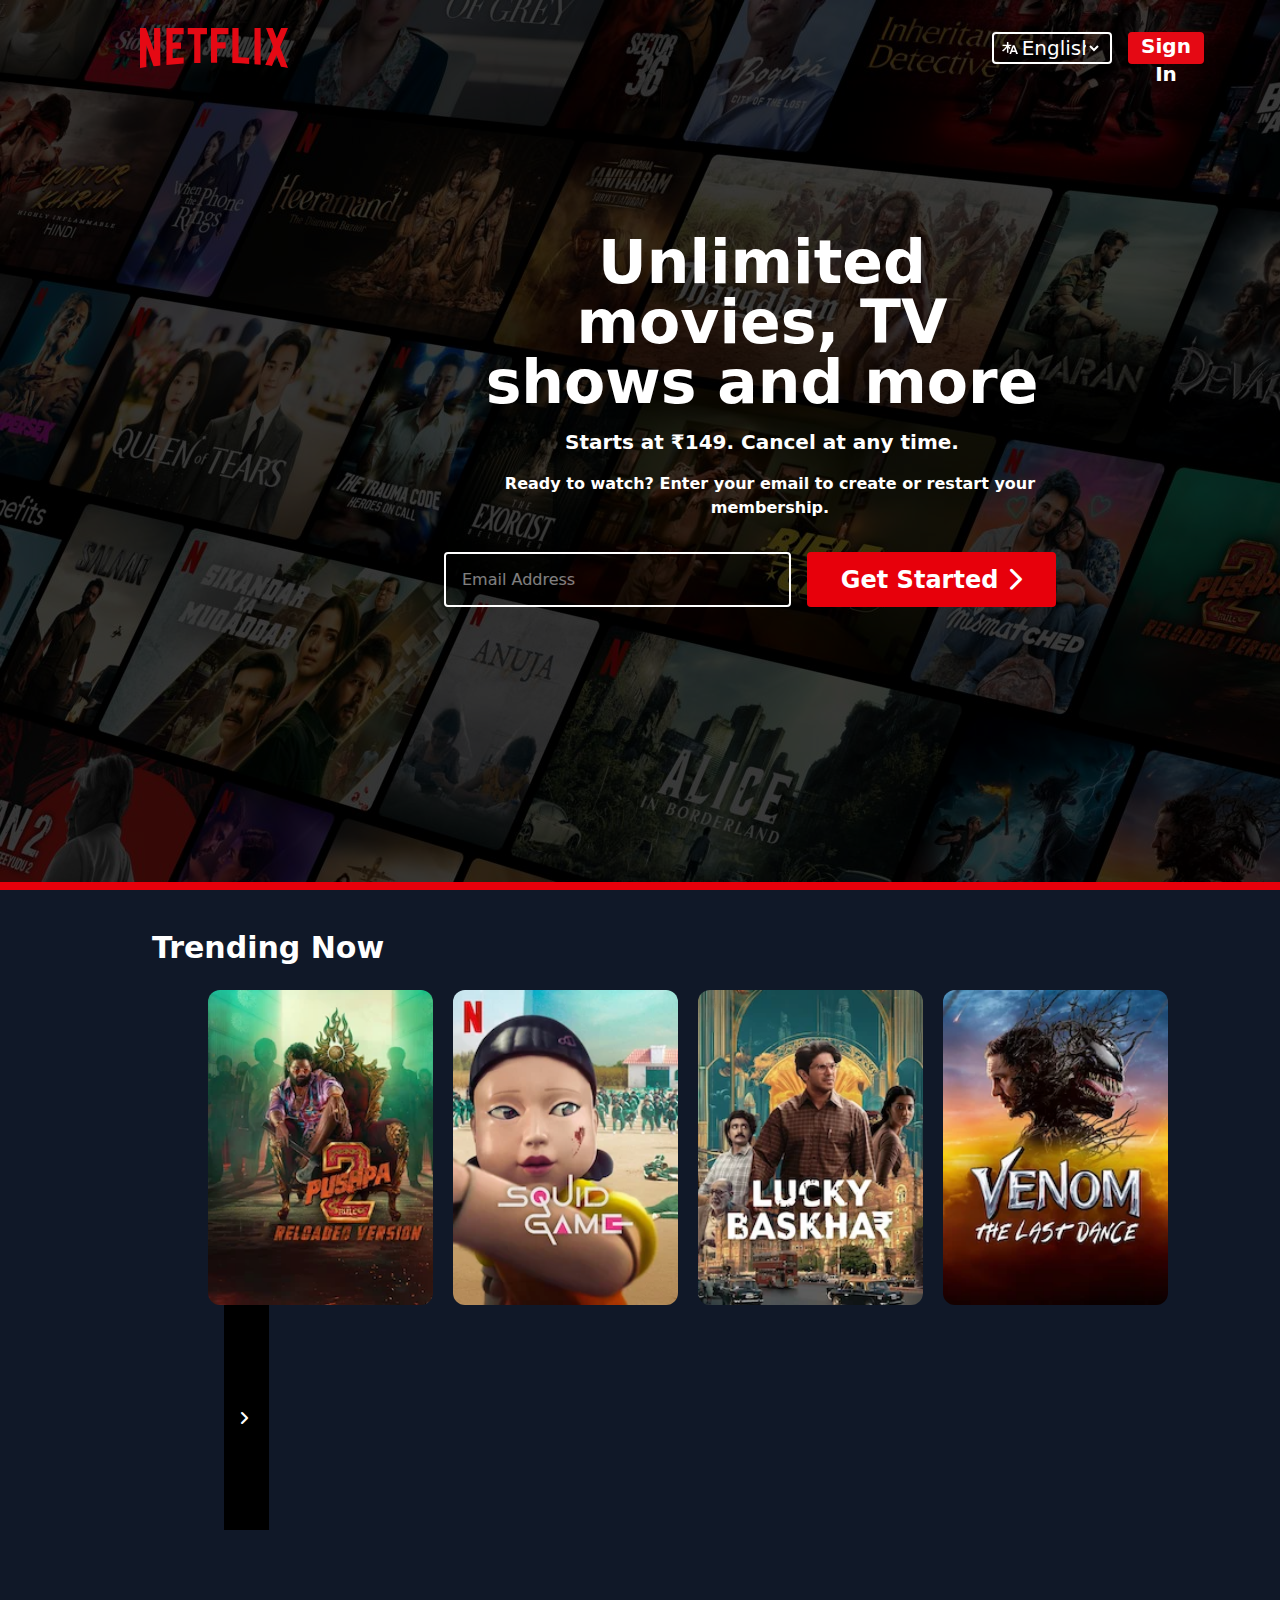
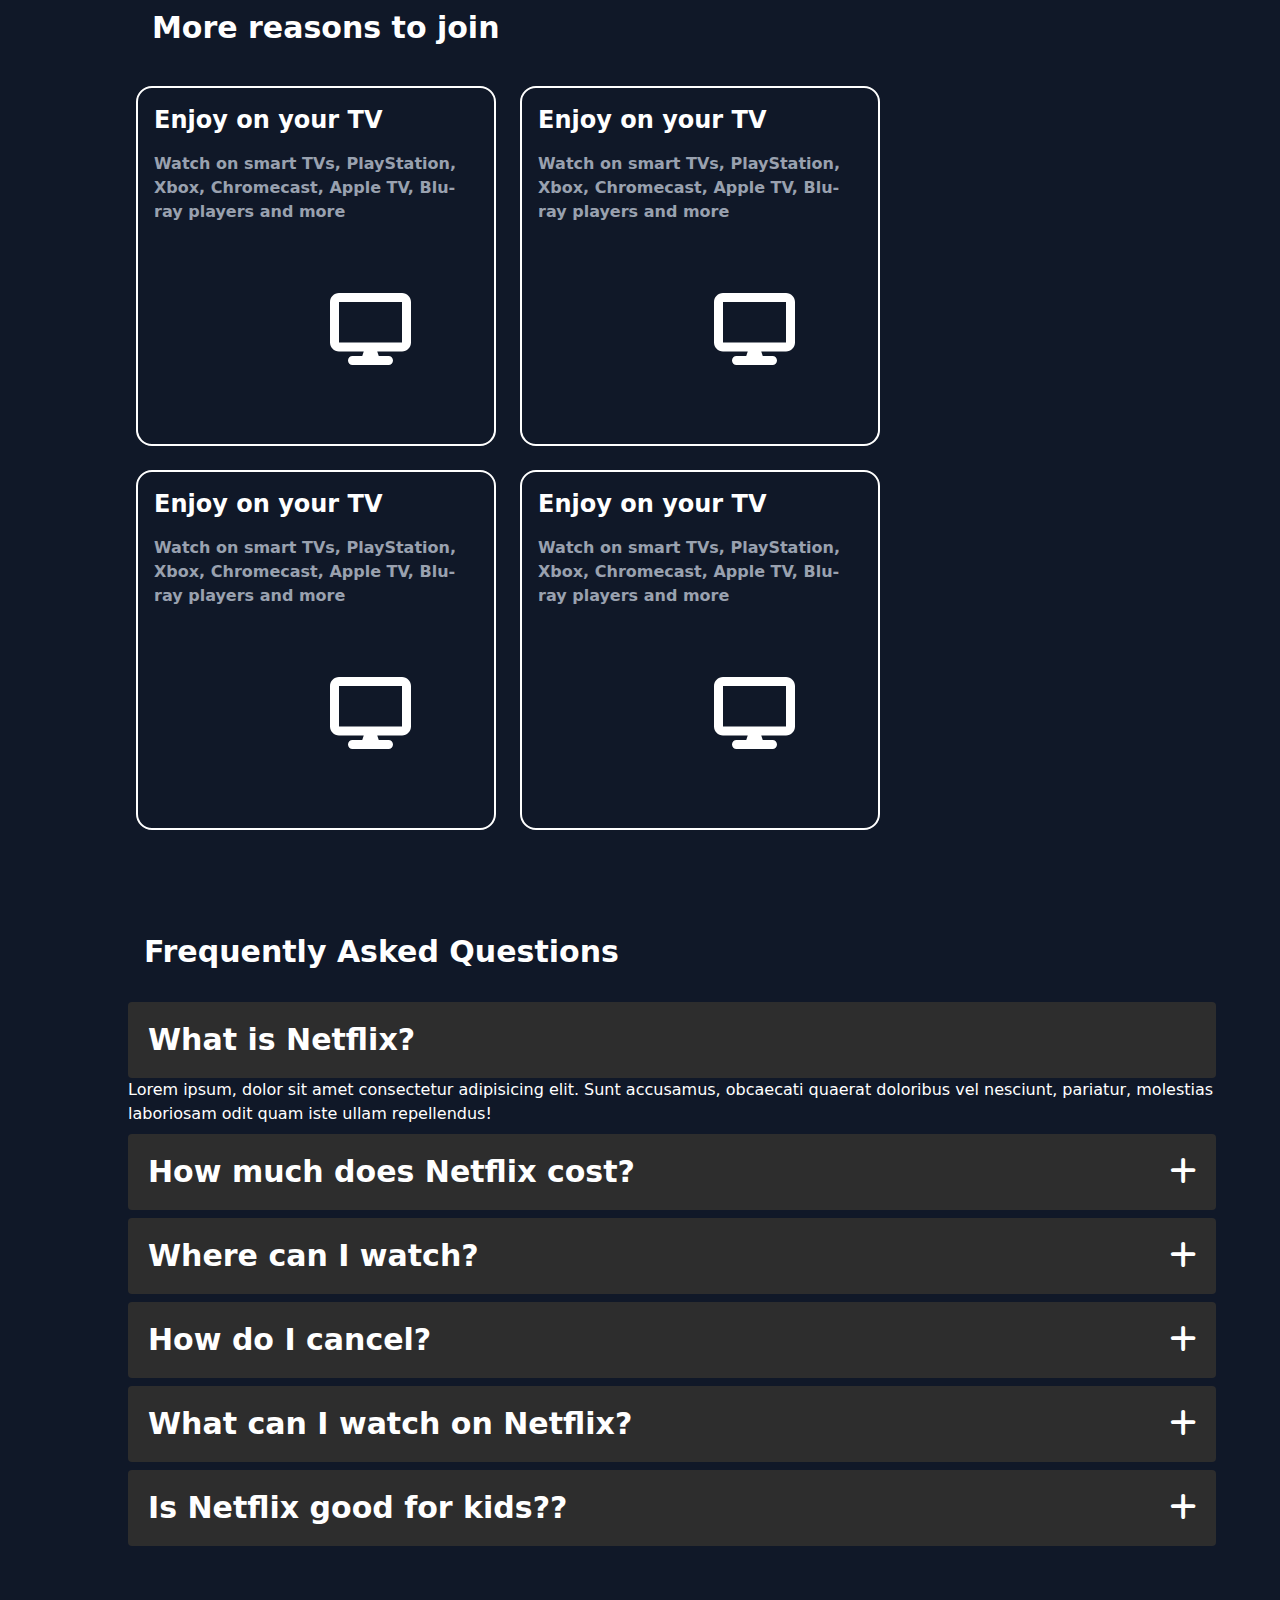
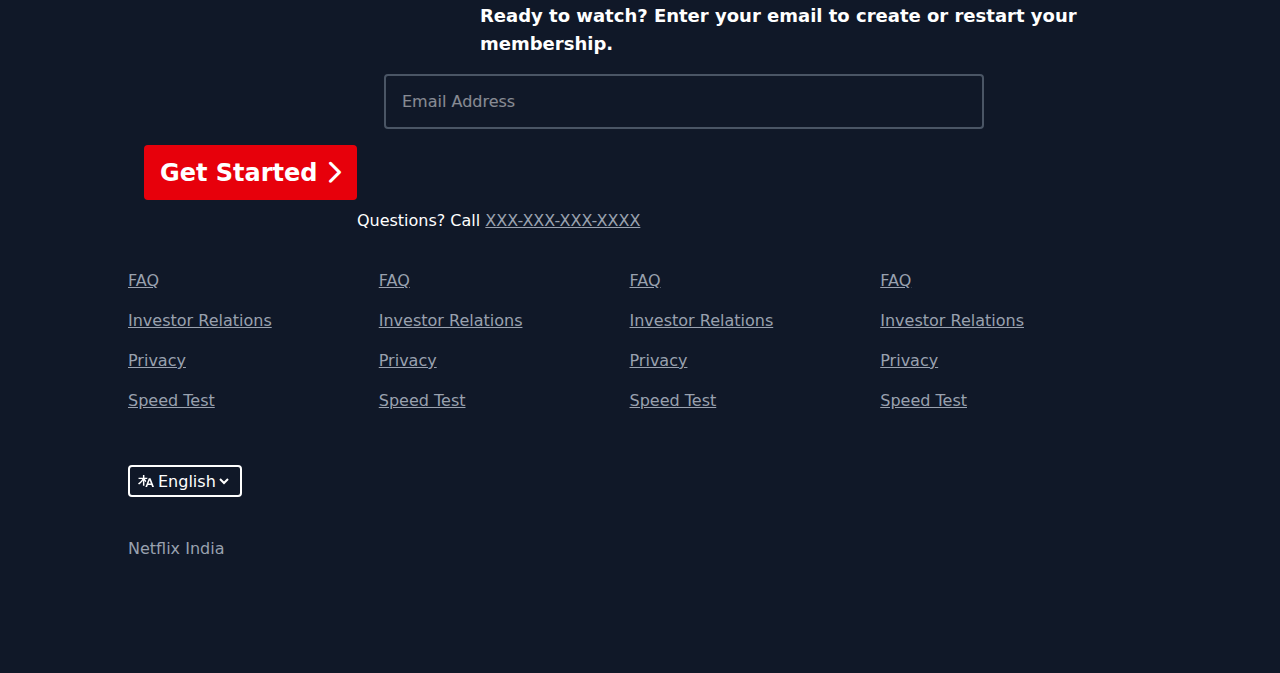
<file: index.html>
<!DOCTYPE html>
<html lang="en">

<head>
    <meta charset="UTF-8">
    <meta name="google-site-verification" content="8SbmbzhHv7rl08D1FAYwsnjzFQpdkvIQ5eenrFkoIvM" />
    <meta name="viewport" content="width=device-width, initial-scale=1.0">
    <title>Netflix Clone - AmitDevStudio</title>
    <meta name="description"
        content="Stream unlimited movies and TV shows with our Netflix clone. A sleek, responsive UI with a powerful backend, built for a seamless binge-watching experience.">
    <link href="src/output.css" rel="stylesheet" />
    <link href="https://cdnjs.cloudflare.com/ajax/libs/font-awesome/6.0.0-beta3/css/all.min.css" rel="stylesheet">
</head>

<body class="text-white">
    <div class="absolute top-0 w-full h-[565px] lg:h-[98vh]"
        style="background-image: url(assets/images/netflix_bg.jpg);">
        <nav
            class="flex flex-wrap text-xl h-[80px] lg:ml-32 px-[12px] items-center justify-between lg:mt-2 lg:w-[85vw] relative z-999">
            <img src="assets/images/logo.svg" class="w-[6rem] sm:h-[7rem] lg:w-[148px] lg:h-[40px]" alt="">
            <div class="flex items-center">
                <button class="flex items-center rounded border-2 w-[120.4px] h-[32px] p-2">
                    <img src="assets/images/language.svg" alt="">
                    <select name="" id="" class="outline-none w-full cursor-pointer">
                        <option value="" class="text-black">English</option>
                        <option value="" class="text-black">Hindi</option>
                    </select>
                </button>
                <button
                    class="text-white ml-4 cursor-pointer bg-[#e50914] w-[75.99px] h-[32px] font-semibold rounded hover:bg-[#b50a13] active:bg-[#db1a24]">Sign
                    In</button>
            </div>
        </nav>
        <div class="absolute opacity-[.70] top-0 bg-black w-[320px] h-[565px] md:w-full lg:h-[98vh] "></div>
        <div class="opacity-100 flex-wrap lg:mt-48 md:ml-52 lg:ml-[500px] relative z-999">
            <div class="lg:w-[588px] w-[300px] ml-6 lg:-ml-8 text-center mt-12 lg:-mt-12">
                <h2 class="text-[2rem] lg:text-6xl font-bold">Unlimited movies, TV shows and more</h2>
                <p class="lg:text-xl mb-4 lg:mt-4 font-bold">Starts at ₹149. Cancel at any time.</p>
                <p class="lg:mt-4 lg:ml-4 mb-4 font-semibold">Ready to watch? Enter your email to create or restart your
                    membership.</p>
                <div class="lg:flex lg:mt-8">
                    <input type="text" name=""
                        class="border-2 mb-4 md:-ml-6 md:w-[350px] lg:w-[550px] h-[55px] rounded p-4 outline-none" id=""
                        placeholder="Email Address">
                    <button
                        class="lg:ml-4 w-2/3 h-[55px] cursor-pointer bg-red-600 hover:bg-red-700 active:bg-red-800 rounded font-bold px-4 text-2xl">Get
                        Started <i class="fa-solid fa-chevron-right"></i></button>
                </div>
            </div>
        </div>
    </div>
    <div class="bg-red-600 relative w-full mt-[75vh] md:mt-[87vh] lg:mt-[98vh] h-2"></div>
    <section class="bg-gray-900">
        <h2 class="lg:text-3xl text-xl ml-8 py-8 font-semibold lg:px-30 lg:py-10">Trending Now</h2>
        <div class="flex-wrap flex items-center md:ml-12 lg:ml-52 ml-20 lg:-mt-4 md:justify-between lg:w-[75%]">
            <button
                class="h-[30vh] w-[22vh] lg:h-[35vh] lg:w-[25vh] rounded-xl hover:scale-110 cursor-pointer duration-300 ease-out">
                <img src="assets/images/hero_image_1.webp" class="object-fit w-full h-full rounded-xl" alt="">
            </button>
            <button
                class="hidden h-[30vh] w-[22vh] md:block lg:h-[35vh] lg:w-[25vh] rounded-xl hover:scale-110 cursor-pointer duration-300 ease-out">
                <img src="assets/images/hero_image_2.webp" class="object-fit w-full h-full rounded-xl" alt="">
            </button>
            <button
                class="hidden h-[30vh] w-[22vh] md:block lg:h-[35vh] lg:w-[25vh] rounded-xl hover:scale-110 cursor-pointer duration-300 ease-out">
                <img src="assets/images/hero_image_3.webp" class="object-fit w-full h-full rounded-xl" alt="">
            </button>
            <button
                class="hidden h-[30vh] w-[22vh] md:block lg:h-[35vh] lg:w-[25vh] rounded-xl hover:scale-110 cursor-pointer duration-300 ease-out">
                <img src="assets/images/hero_image_4.webp" class="object-fit w-full h-full rounded-xl" alt="">
            </button>
            <button
                class="hidden h-[30vh] w-[22vh] lg:h-[35vh] lg:w-[25vh] rounded-xl hover:scale-110 cursor-pointer duration-300 ease-out">
                <img src="assets/images/hero_image_5.webp" class="object-fit w-full h-full rounded-xl" alt="">
            </button>
            <div class="bg-black lg:w-[5vh] h-[25vh] ml-4 md:mr-4 flex items-center">
                <button class="bg-black flex items-center px-4 cursor-pointer h-full"><i
                        class="fa-solid fa-angle-right"></i></button>
            </div>
        </div>
    </section>
    <section class="bg-gray-900 py-10">
        <h2 class="lg:text-3xl text-xl font-semibold mb-4 ml-8 lg:px-30 lg:py-10">More reasons to join</h2>
        <div class="flex-wrap flex lg:ml-32 lg:-mt-4 md:w-[85%] md:ml-12">
            <div
                class="bg-gray-900 border-2 mx-8 lg:mx-2 mb-6 p-4 rounded-2xl md:w-[40vh] lg:w-[40vh] lg:h-[40vh] border-white">
                <h3 class="text-2xl font-bold">Enjoy on your TV</h3>
                <p class="font-semibold text-gray-400 lg:mt-4">Watch on smart TVs, PlayStation, Xbox, Chromecast, Apple
                    TV, Blu-ray players and more</p>
                <img class="lg:h-[9vh] ml-44 lg:mt-16 lg:ml-44 w-[9vh] object-contain" src="assets/images/computer.svg"
                    alt="Computer Icon">
            </div>
            <div
                class="bg-gray-900 border-2 lg:ml-4 mb-6 mx-8 lg:mx-2 p-4 md:-ml-4 md:w-[40vh] rounded-2xl lg:w-[40vh] lg:h-[40vh] border-white">
                <h3 class="text-2xl font-bold">Enjoy on your TV</h3>
                <p class="font-semibold text-gray-400 lg:mt-4">Watch on smart TVs, PlayStation, Xbox, Chromecast, Apple
                    TV, Blu-ray players and more</p>
                <img class="lg:h-[9vh] ml-44 lg:mt-16 lg:ml-44 w-[9vh] object-contain" src="assets/images/computer.svg"
                    alt="Computer Icon">
            </div>
            <div
                class="bg-gray-900 border-2 mx-8 lg:mx-2 mb-6 p-4 rounded-2xl md:w-[40vh] lg:w-[40vh] lg:h-[40vh] border-white">
                <h3 class="text-2xl font-bold">Enjoy on your TV</h3>
                <p class="font-semibold text-gray-400 lg:mt-4">Watch on smart TVs, PlayStation, Xbox, Chromecast, Apple
                    TV, Blu-ray players and more</p>
                <img class="lg:h-[9vh] ml-44 lg:mt-16 lg:ml-44 w-[9vh] object-contain" src="assets/images/computer.svg"
                    alt="Computer Icon">
            </div>
            <div
                class="bg-gray-900 border-2 lg:ml-4 p-4 mx-8 mb-6 rounded-2xl md:-ml-4 md:w-[40vh] lg:w-[40vh] lg:h-[40vh] border-white">
                <h3 class="text-2xl font-bold">Enjoy on your TV</h3>
                <p class="font-semibold text-gray-400 lg:mt-4">Watch on smart TVs, PlayStation, Xbox, Chromecast, Apple
                    TV, Blu-ray players and more</p>
                <img class="lg:h-[9vh] ml-44 lg:mt-16 lg:ml-44 w-[9vh] object-contain" src="assets/images/computer.svg"
                    alt="Computer Icon">
            </div>
        </div>
    </section>
    <section class="bg-gray-900">
        <h2 class="lg:text-3xl text-xl ml-6 font-semibold lg:px-30 lg:py-10">Frequently Asked Questions</h2>
        <div class="flex-wrap flex mx-4 lg:ml-32 lg:-mt-4 lg:w-[85%]">
            <div class="w-full">
                <button
                    class="flex rounded mt-2 cursor-pointer items-center bg-[#2d2d2d] hover:bg-[#3b3b3b] p-5 justify-between w-full">
                    <p class="lg:text-3xl text-lg font-semibold">What is Netflix?</p>
                </button>
                <span>Lorem ipsum, dolor sit amet consectetur adipisicing elit. Sunt accusamus, obcaecati quaerat doloribus vel nesciunt, pariatur, molestias laboriosam odit quam iste ullam repellendus!</span>
            </div>
            <div class="w-full">
                <button
                    class="flex rounded mt-2 cursor-pointer items-center bg-[#2d2d2d] hover:bg-[#3b3b3b] p-5 justify-between w-full">
                    <p class="lg:text-3xl text-lg font-semibold">How much does Netflix cost?</p>
                    <span class="lg:text-3xl text-lg"><i class="fa-solid fa-plus"></i></span>
                </button>
            </div>
            <div class="w-full">
                <button
                    class="flex rounded mt-2 cursor-pointer items-center bg-[#2d2d2d] hover:bg-[#3b3b3b] p-5 justify-between w-full">
                    <p class="lg:text-3xl text-lg font-semibold">Where can I watch?</p>
                    <span class="lg:text-3xl text-lg"><i class="fa-solid fa-plus"></i></span>
                </button>
            </div>
            <div class="w-full">
                <button
                    class="flex rounded mt-2 cursor-pointer items-center bg-[#2d2d2d] hover:bg-[#3b3b3b] p-5 justify-between w-full">
                    <p class="lg:text-3xl text-lg font-semibold">How do I cancel?</p>
                    <span class="lg:text-3xl text-lg"><i class="fa-solid fa-plus"></i></span>
                </button>
            </div>
            <div class="w-full">
                <button
                    class="flex rounded mt-2 cursor-pointer items-center bg-[#2d2d2d] hover:bg-[#3b3b3b] p-5 justify-between w-full">
                    <p class="lg:text-3xl text-lg font-semibold">What can I watch on Netflix?</p>
                    <span class="lg:text-3xl text-lg"><i class="fa-solid fa-plus"></i></span>
                </button>
            </div>
            <div class="w-full">
                <button
                    class="flex rounded mt-2 cursor-pointer items-center bg-[#2d2d2d] hover:bg-[#3b3b3b] p-5 justify-between w-full">
                    <p class="lg:text-3xl text-lg font-semibold">Is Netflix good for kids??</p>
                    <span class="lg:text-3xl text-lg"><i class="fa-solid fa-plus"></i></span>
                </button>
            </div>
            <div class="flex flex-wrap mt-4 w-[98%]">
                <p class="lg:ml-88 mt-4 mb-4 lg:mt-10 font-semibold lg:text-lg">Ready to watch? Enter your email to
                    create or restart your membership.</p>
                <input type="text" name=""
                    class="border-2 mb-4 border-gray-600 bg-gray-900 lg:ml-64 w-[600px] h-[55px] rounded p-4 outline-none"
                    id="" placeholder="Email Address">
                <button
                    class="lg:ml-4 h-[50px] md:h-[55px] mb-4 cursor-pointer bg-red-600 hover:bg-red-700 active:bg-red-800 rounded font-bold px-4 text-2xl">Get
                    Started <i class="fa-solid fa-chevron-right"></i></button>
                <p class="lg:mt-16 max-md:-ml-44 mt-20 md:mt-16">Questions? Call <a
                        class="underline cursor-pointer text-gray-400">XXX-XXX-XXX-XXXX</a></p>
            </div>
        </div>
    </section>
    <footer class="flex-wrap bg-gray-900">
        <div class="flex flex-wrap lg:ml-32 w-[90%] ml-4 justify-between lg:w-[70%] py-5">
            <ul>
                <li class="mt-4"><span class="cursor-pointer underline text-gray-400">FAQ</span></li>
                <li class="mt-4"><span class="cursor-pointer underline text-gray-400">Investor Relations</span></li>
                <li class="mt-4"><span class="cursor-pointer underline text-gray-400">Privacy</span></li>
                <li class="mt-4"><span class="cursor-pointer underline text-gray-400">Speed Test</span></li>
            </ul>
            <ul>
                <li class="mt-4"><a class="cursor-pointer underline text-gray-400">FAQ</a></li>
                <li class="mt-4"><a class="cursor-pointer underline text-gray-400">Investor Relations</a></li>
                <li class="mt-4"><a class="cursor-pointer underline text-gray-400">Privacy</a></li>
                <li class="mt-4"><a class="cursor-pointer underline text-gray-400">Speed Test</a></li>
            </ul>
            <ul class="max-sm:mt-8">
                <li class="mt-4"><span class="cursor-pointer underline text-gray-400">FAQ</span></li>
                <li class="mt-4"><span class="cursor-pointer underline text-gray-400">Investor Relations</span></li>
                <li class="mt-4"><span class="cursor-pointer underline text-gray-400">Privacy</span></li>
                <li class="mt-4"><span class="cursor-pointer underline text-gray-400">Speed Test</span></li>
            </ul>
            <ul class="max-sm:mt-8">
                <li class="mt-4"><span class="cursor-pointer underline text-gray-400">FAQ</span></li>
                <li class="mt-4"><span class="cursor-pointer underline text-gray-400">Investor Relations</span></li>
                <li class="mt-4"><span class="cursor-pointer underline text-gray-400">Privacy</span></li>
                <li class="mt-4"><span class="cursor-pointer underline text-gray-400">Speed Test</span></li>
            </ul>
        </div>
        <button class="flex ml-4 mt-4 lg:ml-32 mb-6 lg:mt-8 items-center rounded border-2 w[120.4px] h-[32px] p-2">
            <img src="assets/images/language.svg" alt="">
            <select name="" id="" class="outline-none w-full cursor-pointer">
                <option value="" class="text-black">English</option>
                <option value="" class="text-black">Hindi</option>
            </select>
        </button>
        <p class="lg:ml-32 lg:mt-10 text-gray-400 pb-28 ml-4 mt-4">Netflix India</p>
    </footer>
    <script src="assets/script.js"></script>
</body>

</html>
</file>
